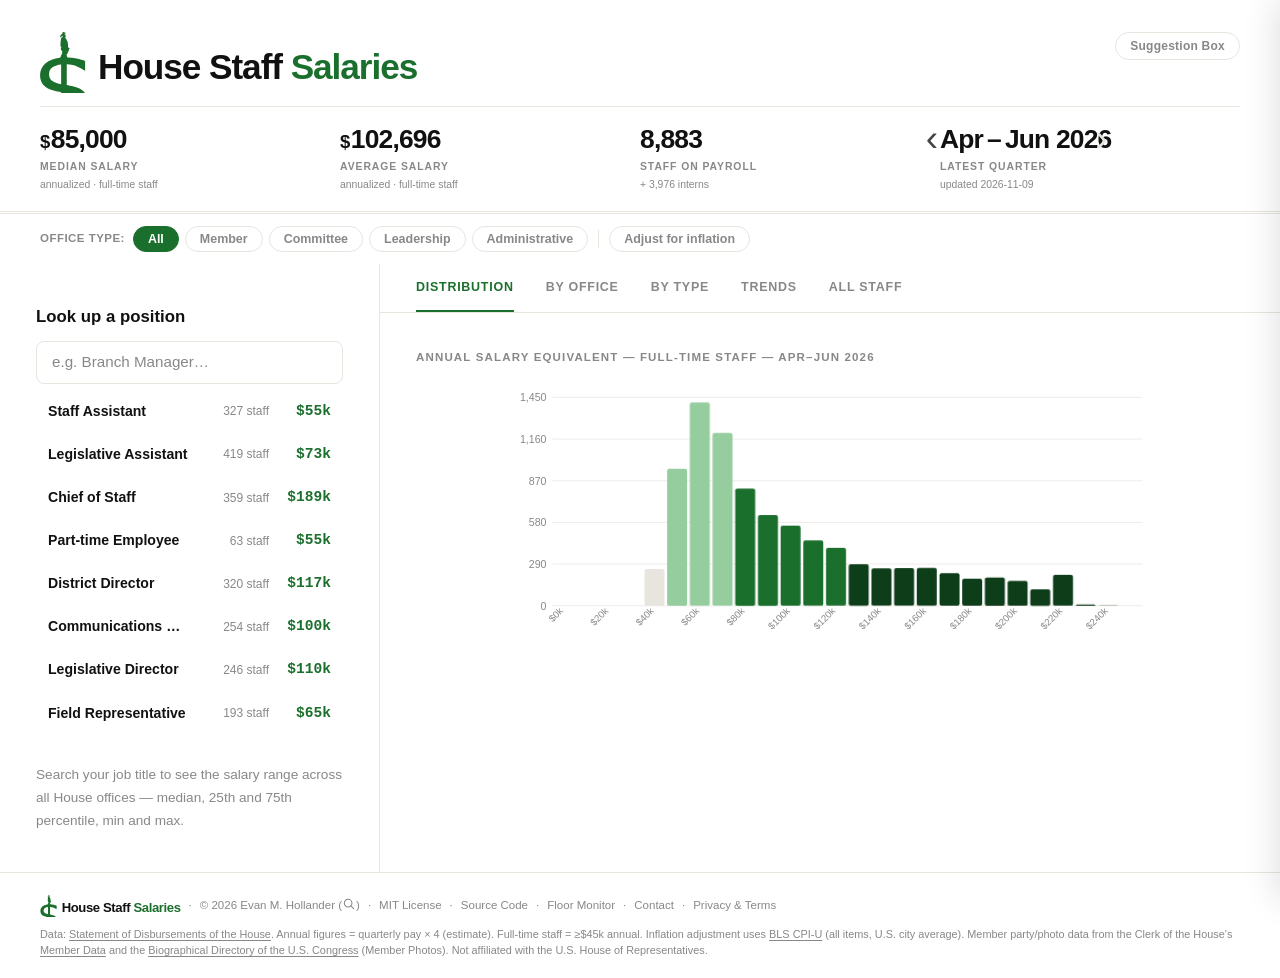
<file: index.html>
<!DOCTYPE html>
<html lang="en">
<head>
  <meta charset="UTF-8" />
  <meta name="viewport" content="width=device-width, initial-scale=1.0" />
  <title>House Staff Salaries</title>
  <meta name="description" content="Salary data for U.S. House of Representatives staff." />
  <meta property="og:type" content="website" />
  <meta property="og:title" content="House Staff Salaries" />
  <meta property="og:description" content="Salary data for U.S. House of Representatives staff." />
  <meta property="og:url" content="https://house-salaries.evanhollander.org/" />
  <meta property="og:image" content="https://house-salaries.evanhollander.org/social.png?v=20260715ag" />
  <meta name="twitter:card" content="summary_large_image" />
  <meta name="twitter:title" content="House Staff Salaries" />
  <meta name="twitter:description" content="Salary data for U.S. House of Representatives staff." />
  <meta name="twitter:image" content="https://house-salaries.evanhollander.org/social.png?v=20260715ag" />
  <link rel="icon" href="favicon.ico?v=20260715ag" sizes="any" />
  <link rel="icon" type="image/svg+xml" href="favicon.svg?v=20260715ag" />
  <link rel="apple-touch-icon" href="favicon.png?v=20260715ag" />
  <link rel="stylesheet" href="styles.css?v=20261018f" />
</head>
<body>


<div id="loading" class="loading-screen"><div class="loading-wordmark">House Staff Salaries</div><div class="loading-bar"><div class="loading-fill"></div></div></div>

<div id="app" style="display:none">

  <div class="hero">
    <div class="hero-top">
      <h1 class="hero-title wordmark"><span class="logo-mark" aria-hidden="true"><img class="logo-mark-img" src="logo-mark.svg?v=20260715ag" alt="" draggable="false" /></span>House Staff <span class="wordmark-accent">Salaries</span></h1>
      <button id="suggest-fab" aria-label="Open suggestion box">Suggestion Box</button>
    </div>
    <div class="hero-stats">
      <div class="hero-stat">
        <div class="hero-stat-num"><span class="prefix">$</span><span id="stat-median">—</span></div>
        <div class="hero-stat-label">Median salary</div>
        <div class="hero-stat-sub">annualized · full-time staff</div>
      </div>
      <div class="hero-stat">
        <div class="hero-stat-num"><span class="prefix">$</span><span id="stat-mean">—</span></div>
        <div class="hero-stat-label">Average salary</div>
        <div class="hero-stat-sub">annualized · full-time staff</div>
      </div>
      <div class="hero-stat">
        <div class="hero-stat-num" id="stat-count">—</div>
        <div class="hero-stat-label">Staff on payroll</div>
        <div class="hero-stat-sub" id="stat-intern-note">—</div>
      </div>
      <div class="hero-stat">
        <div class="hero-stat-num quarter-nav">
          <button class="qnav-btn" id="qnav-prev" aria-label="Previous quarter">&#8249;</button>
          <span id="stat-quarter">—</span>
          <button class="qnav-btn" id="qnav-next" aria-label="Next quarter">&#8250;</button>
        </div>
        <div class="hero-stat-label" id="stat-quarter-label">Latest quarter</div>
        <div class="hero-stat-sub">updated <span id="stat-updated">—</span></div>
      </div>
    </div>
    <div id="q4-notice" style="display:none" class="q4-notice"></div>
  </div>

  <div id="type-filter-sentinel" style="height:1px"></div>
  <div class="type-filter-row" id="type-filter-row">
    <span class="type-filter-label">Office type:</span>
    <button class="type-filter-btn active" data-type="">All</button>
    <button class="type-filter-btn" data-type="member">Member</button>
    <button class="type-filter-btn" data-type="committee">Committee</button>
    <button class="type-filter-btn" data-type="leadership">Leadership</button>
    <button class="type-filter-btn" data-type="administrative">Administrative</button>
    <span class="party-filter-inline" id="party-filter-inline">
      <button class="party-filter-btn party-filter-all active" data-party="" aria-label="All parties">All</button>
      <button class="party-filter-btn party-filter-d" data-party="D" aria-label="Democrat">D</button>
      <button class="party-filter-btn party-filter-r" data-party="R" aria-label="Republican">R</button>
      <button class="party-filter-btn party-filter-i" data-party="I" id="party-filter-i-btn" aria-label="Independent">I</button>
    </span>
    <span class="filter-row-divider" aria-hidden="true"></span>
    <button class="type-filter-btn" id="inflation-toggle" type="button" aria-pressed="false">Adjust for inflation</button>
    <span class="inflation-note" id="inflation-note"></span>
  </div>

  <div class="body-grid">

    <!-- Left: position lookup -->
    <div class="lookup">
      <div>
        <div class="lookup-heading">Look up a position</div>
        <div id="pos-type-note" class="trend-q-note" style="display:none;margin-bottom:10px">Position stats by office type are only available for the latest quarter — showing all types.</div>
        <div class="pos-input-wrap">
          <input type="search" id="pos-search" class="pos-input" placeholder="" autocomplete="off" />
          <span class="pos-placeholder" id="pos-placeholder" aria-hidden="true">e.g.&nbsp;<span id="pos-placeholder-word">Legislative Assistant…</span></span>
        </div>
        <div id="pos-results" class="pos-results"></div>
      </div>

      <p id="lookup-hint" class="lookup-hint">
        Search your job title to see the salary range across all House offices — median, 25th and 75th percentile, min and max.
      </p>
    </div>

    <!-- Right: tabs -->
    <div class="right-panel">
      <div class="tab-nav">
        <button class="tab-btn active" data-tab="dist">Distribution</button>
        <button class="tab-btn" data-tab="type">By Office</button>
        <button class="tab-btn" data-tab="typebars">By Type</button>
        <button class="tab-btn" data-tab="trend">Trends</button>
        <button class="tab-btn" data-tab="table">All staff</button>
      </div>

      <div class="tab-pane active" id="tab-dist">
        <div class="pane-label" id="dist-pane-label">Annual salary equivalent — full-time staff — latest quarter</div>
        <div id="dist-type-note" class="trend-q-note" style="display:none;margin-bottom:10px">Distribution by office type is only available for the latest quarter — showing all types.</div>
        <div class="chart-wrap"><div id="chart-dist" class="chart-svg-wrap"></div></div>
      </div>

      <div class="tab-pane" id="tab-type">
        <div class="office-toolbar">
          <input type="search" id="office-search" class="t-input" placeholder="Search offices…" style="max-width:280px" />
          <select id="office-sort" class="t-select">
            <option value="max">Sort by highest pay</option>
            <option value="median">Sort by median pay</option>
            <option value="mean">Sort by average pay</option>
            <option value="total">Sort by total payroll</option>
            <option value="count">Sort by staff count</option>
            <option value="tenure">Sort by staff tenure</option>
            <option value="name">Sort alphabetically</option>
          </select>
        </div>
        <div id="office-list"></div>
      </div>

      <div class="tab-pane" id="tab-typebars">
        <div class="pane-label">Median pay + 25th–75th percentile range by office type</div>
        <div class="type-bars" id="type-bars"></div>
      </div>

      <div class="tab-pane" id="tab-trend">
        <div class="trend-mode-row">
          <button class="trend-mode active" data-mode="overall">Overall</button>
          <button class="trend-mode" data-mode="type">By office type</button>
        </div>

        <!-- Metric controls (Overall + By office type both use these) -->
        <div id="trend-overall-ctrl" class="trend-pills">
          <button class="pill active" data-metric="median">Median</button>
          <button class="pill" data-metric="mean">Average</button>
          <button class="pill" data-metric="p75">75th pct.</button>
          <button class="pill" data-metric="p25">25th pct.</button>
        </div>

        <!-- Quarter filter (shared across modes) -->
        <div class="trend-q-row">
          <span class="trend-q-label">Compare:</span>
          <button class="trend-q active" data-q="0">All quarters</button>
          <button class="trend-q" data-q="1">Q1 Jan–Mar</button>
          <button class="trend-q" data-q="2">Q2 Apr–Jun</button>
          <button class="trend-q" data-q="3">Q3 Jul–Sep</button>
          <button class="trend-q" data-q="4">Q4 Oct–Dec</button>
        </div>
        <div id="trend-q-note" class="trend-q-note">Q4 (Oct–Dec) often includes year-end bonuses and lump-sum payments that inflate salaries. Comparing Q1–Q3 across years gives a cleaner picture.</div>

        <div class="chart-wrap tall"><div id="chart-trend" class="chart-svg-wrap"></div></div>

        <div class="emp-detail-section" style="margin-top:20px">Salary by tenure · latest quarter</div>
        <div class="chart-wrap" id="chart-tenure-wrap"><div id="chart-tenure" class="chart-svg-wrap"></div></div>
      </div>

      <div class="tab-pane" id="tab-table">
        <div id="table-quarter-note" class="trend-q-note" style="display:none;margin-bottom:10px">Historical records are missing some staff. Titles and offices always reflect the most current versions.</div>
        <div id="table-content">
          <div class="table-bar">
            <input type="search" id="emp-search" class="t-input" placeholder="Name, office, or title…" />
            <select id="emp-type" class="t-select">
              <option value="staff">Staff only</option>
              <option value="all">Include interns</option>
              <option value="intern">Interns only</option>
            </select>
          </div>
          <div id="person-missing" class="person-missing" style="display:none"></div>
          <div class="table-wrap">
            <table>
              <thead>
                <tr>
                  <th data-sort="name">Name <span class="sort-icon">↕</span></th>
                  <th>Office</th>
                  <th>Title</th>
                  <th>Type</th>
                  <th data-sort="annual_equiv" class="sorted">Annual est. <span class="sort-icon">↓</span></th>
                  <th class="th-chevron"></th>
                </tr>
              </thead>
              <tbody id="emp-tbody"></tbody>
            </table>
          </div>
          <div class="table-footer">
            <span id="table-info"></span>
            <div id="pagination" class="pagination"></div>
          </div>
        </div>
      </div>

      <div class="tab-pane" id="tab-position">
        <div id="position-view"></div>
      </div>
    </div>

  </div>

  <footer class="site-footer">
    <div class="site-footer-primary">
      <span class="site-footer-brand wordmark"><span class="logo-mark" aria-hidden="true"><img class="logo-mark-img" src="logo-mark.svg?v=20260715ag" alt="" draggable="false" /></span>House Staff <span class="wordmark-accent">Salaries</span></span>
      <span class="site-footer-sep">&middot;</span>
      <span class="site-footer-copy">&copy; <span id="footer-year"></span> Evan M. Hollander <span class="footer-profile-wrap">(<a class="footer-profile-link" href="https://house-salaries.evanhollander.org/#person=Evan%20M.%20Hollander%7CHON.%20JOHN%20B.%20LARSON" aria-label="View Evan's entry in the database"><svg class="footer-profile-icon" viewBox="0 0 24 24" width="14" height="14" fill="none" stroke="currentColor" stroke-width="1.8" stroke-linecap="round" stroke-linejoin="round" aria-hidden="true"><circle cx="10.5" cy="10.5" r="6.5"/><path d="M20 20l-4.8-4.8"/></svg></a>)</span></span>
      <span class="site-footer-sep">&middot;</span>
      <a class="site-footer-link" href="https://opensource.org/licenses/MIT" target="_blank" rel="noopener license">MIT License</a>
      <span class="site-footer-sep">&middot;</span>
      <a class="site-footer-link" href="https://github.com/buckler-rougher/house-salaries.evanhollander.org" target="_blank" rel="noopener">Source Code</a>
      <span class="site-footer-sep">&middot;</span>
      <a class="site-footer-link" href="https://house-floor.evanhollander.org" target="_blank" rel="noopener">Floor Monitor</a>
      <span class="site-footer-sep">&middot;</span>
      <a class="site-footer-link" href="https://contact.evanhollander.org/?subject=House Staff Salaries" target="_blank" rel="noopener">Contact</a>
      <span class="site-footer-sep">&middot;</span>
      <a class="site-footer-link" href="/legal.html">Privacy &amp; Terms</a>
    </div>
    <div class="site-footer-secondary">
      Data: <a href="https://www.house.gov/the-house-explained/open-government/statement-of-disbursements" target="_blank" rel="noopener">Statement of Disbursements of the House</a>. Annual figures = quarterly pay &times; 4 (estimate). Full-time staff = &ge;$45k annual. <span class="footer-note">Inflation adjustment uses <a href="https://www.bls.gov/data/#inflation" target="_blank" rel="noopener">BLS CPI-U</a> (all items, U.S. city average).</span> Member party/photo data from the Clerk of the House's <a href="https://clerk.house.gov/Members" target="_blank" rel="noopener">Member Data</a> and the <a href="https://bioguide.congress.gov" target="_blank" rel="noopener">Biographical Directory of the U.S. Congress</a> (Member Photos). Not affiliated with the U.S. House of Representatives.
    </div>
  </footer>

</div>

<!-- Suggestion drawer -->
<div id="suggest-overlay" class="suggest-overlay" style="display:none"></div>
<div id="suggest-drawer" class="suggest-drawer" aria-hidden="true" role="dialog" aria-label="Suggestion box">
  <div class="suggest-drawer-header">
    <span class="suggest-drawer-title">Suggestion Box</span>
    <button class="suggest-drawer-close" id="suggest-close" aria-label="Close">&times;</button>
  </div>
  <form id="suggest-form" class="suggest-form" novalidate>
    <input type="text" name="website" class="suggest-hp" tabindex="-1" autocomplete="off" aria-hidden="true" />
    <input type="hidden" name="ref" value="house-salaries" />
    <input type="hidden" name="subject" value="House Salaries — Suggestion" />
    <input type="hidden" name="name" value="Anonymous" />
    <label class="suggest-label" for="suggest-message">Message <span class="suggest-req">*</span></label>
    <textarea id="suggest-message" name="message" class="suggest-textarea" rows="5" placeholder="Ideas, corrections, data questions…" required></textarea>
    <label class="suggest-label" for="suggest-email">Email <span class="suggest-opt">(optional, for follow-up)</span></label>
    <input type="email" id="suggest-email" name="email" class="suggest-input" placeholder="you@example.com" autocomplete="email" />
    <div id="suggest-error" class="suggest-error" style="display:none"></div>
    <p class="suggest-consent">By submitting, you agree to the <a href="javascript:void(0)" id="suggest-privacy-link" class="suggest-privacy-link">use of your data</a>.</p>
    <button type="submit" class="suggest-submit" id="suggest-submit">Send</button>
  </form>
  <div id="suggest-success" class="suggest-success" style="display:none">
    <div class="suggest-success-icon">✓</div>
    <div class="suggest-success-msg">Thanks — got it!</div>
  </div>
</div>

<!-- Data & privacy modal -->
<div id="suggest-data-modal" class="suggest-data-modal" style="display:none" role="dialog" aria-modal="true" aria-labelledby="suggest-data-modal-title">
  <div class="suggest-data-backdrop" id="suggest-data-backdrop"></div>
  <div class="suggest-data-box">
    <button class="suggest-data-close" id="suggest-data-close" aria-label="Close">&times;</button>
    <h2 id="suggest-data-modal-title" class="suggest-data-title">Data &amp; Privacy</h2>
    <p class="suggest-data-p">When you submit a suggestion, the following is collected and sent to me by email:</p>
    <ul class="suggest-data-list">
      <li>Your message</li>
      <li>Your email address, if provided</li>
      <li>Your IP address and the time of submission</li>
    </ul>
    <p class="suggest-data-p">This information is used solely to read and respond to your suggestion. It is not stored in a database, not shared with third parties, and not used for marketing.</p>
    <p class="suggest-data-p">For more, see the <a href="/legal.html#privacy" target="_blank" rel="noopener">full Privacy Policy</a>.</p>
  </div>
</div>

<script src="app.js?v=20261018f"></script>
</body>
</html>
</file>
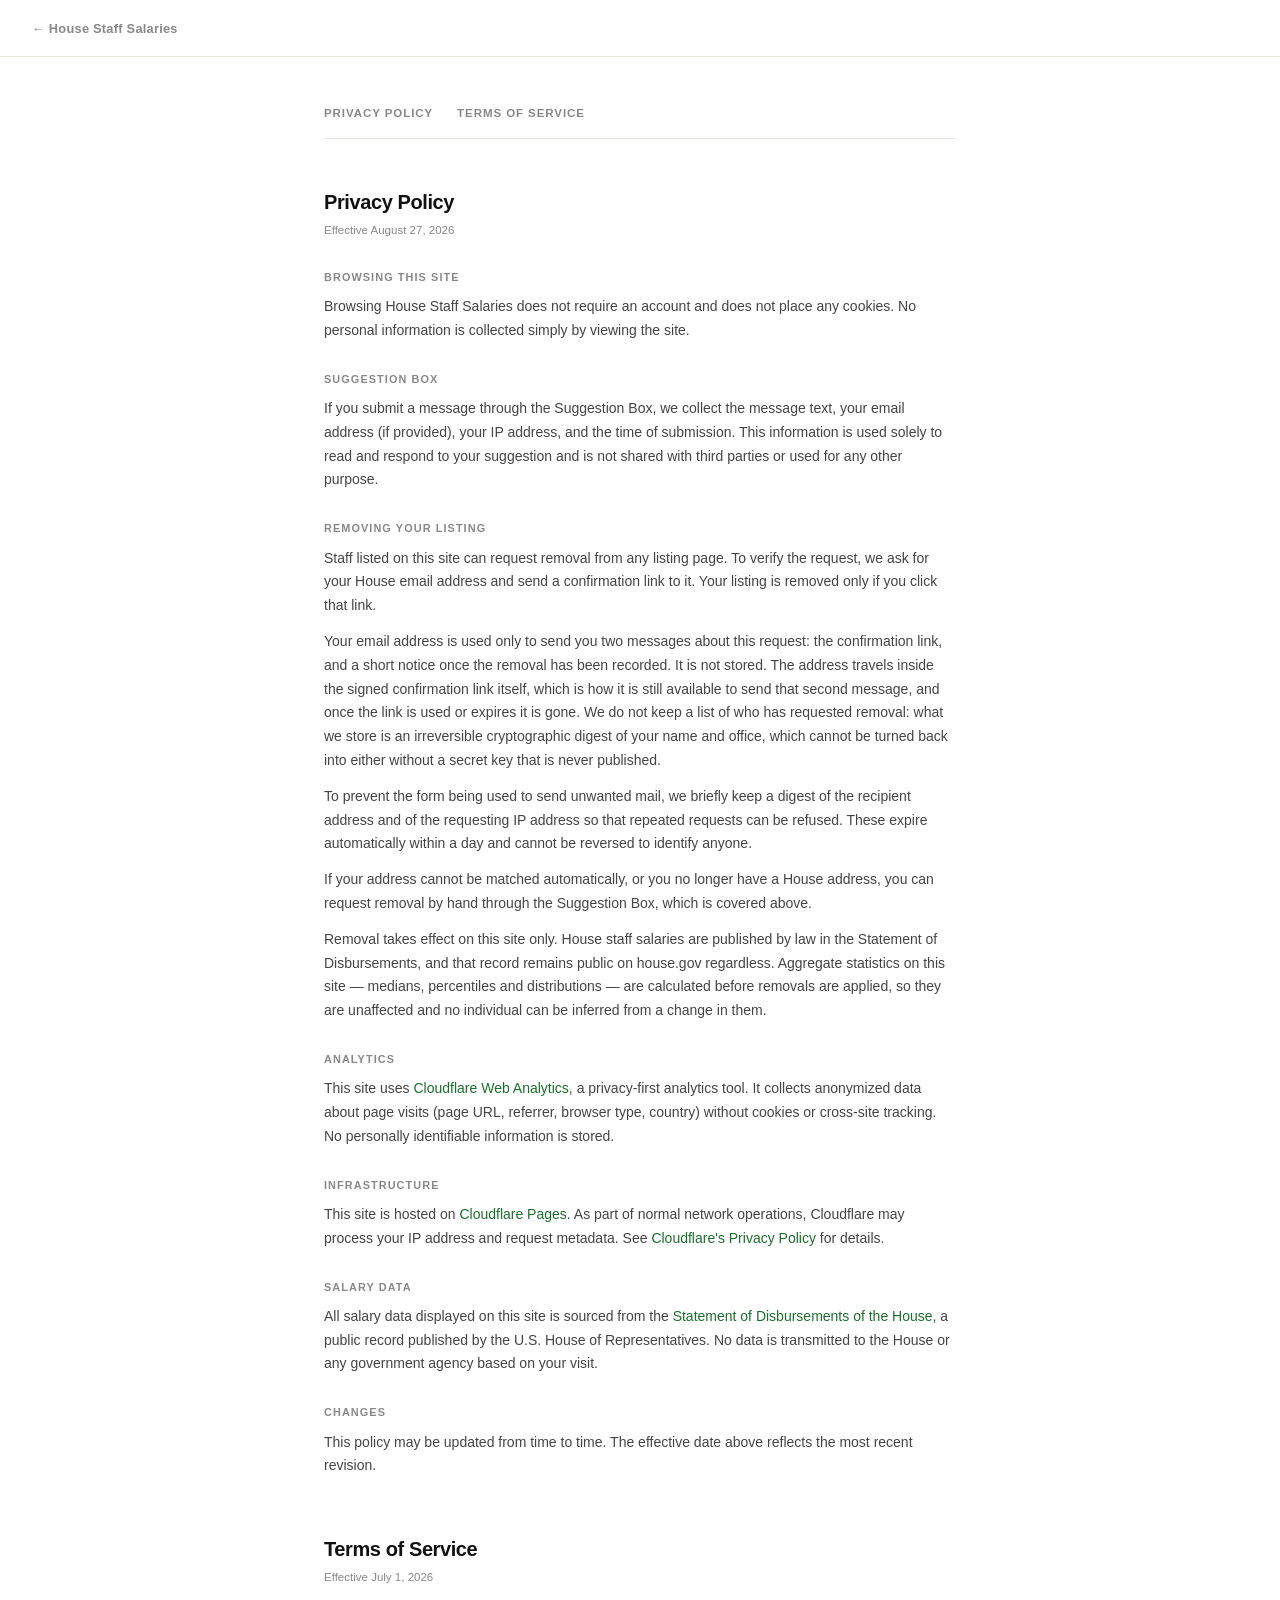
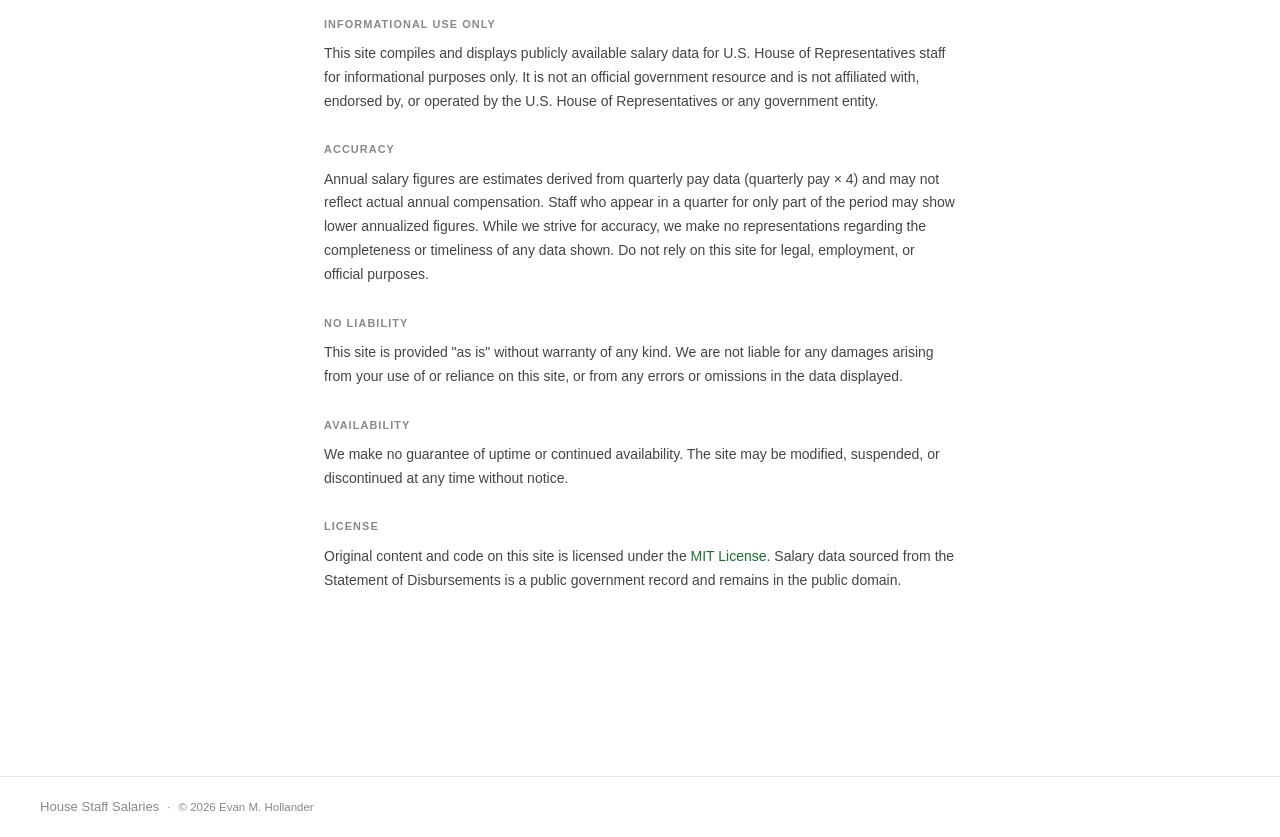
<file: legal.html>
<!DOCTYPE html>
<html lang="en">
<head>
  <meta charset="UTF-8" />
  <meta name="viewport" content="width=device-width, initial-scale=1.0" />
  <title>Legal — House Staff Salaries</title>
  <meta name="robots" content="noindex" />
  <link rel="icon" href="favicon.ico" sizes="any" />
  <link rel="icon" type="image/svg+xml" href="favicon.svg" />
  <link rel="apple-touch-icon" href="favicon.png" />
  <link rel="stylesheet" href="styles.css?v=20261018f" />
  <style>
    .legal-header {
      border-bottom: 1px solid var(--line);
      padding: 16px 32px;
    }
    .legal-header a {
      font-size: .8rem; font-weight: 600; color: var(--ink3);
      text-decoration: none; letter-spacing: .02em;
    }
    .legal-header a:hover { color: var(--ink); }
    .legal-content {
      max-width: 680px;
      margin: 48px auto;
      padding: 0 24px 80px;
    }
    .legal-nav {
      display: flex; gap: 24px;
      margin-bottom: 48px;
      border-bottom: 1px solid var(--line);
      padding-bottom: 16px;
    }
    .legal-nav a {
      font-size: .72rem; font-weight: 700; color: var(--ink3);
      text-decoration: none; letter-spacing: .08em; text-transform: uppercase;
    }
    .legal-nav a:hover { color: var(--ink); }
    .legal-section { margin-bottom: 56px; }
    .legal-section h1 {
      font-size: 1.25rem; font-weight: 800; color: var(--ink);
      margin-bottom: 4px; letter-spacing: -.02em;
    }
    .legal-section .effective {
      font-size: .72rem; color: var(--ink3); margin-bottom: 28px;
    }
    .legal-section h2 {
      font-size: .68rem; font-weight: 700; color: var(--ink3);
      text-transform: uppercase; letter-spacing: .1em;
      margin: 28px 0 10px;
    }
    .legal-section p {
      font-size: .875rem; color: var(--ink2); line-height: 1.7;
      margin-bottom: 12px;
    }
    .legal-section a { color: var(--accent); text-decoration: none; }
    .legal-section a:hover { text-decoration: underline; }
  </style>
</head>
<body>

<header class="legal-header">
  <a href="/">&larr; House Staff Salaries</a>
</header>

<div class="legal-content">
  <nav class="legal-nav">
    <a href="#privacy">Privacy Policy</a>
    <a href="#terms">Terms of Service</a>
  </nav>

  <!-- Privacy Policy -->
  <section class="legal-section" id="privacy">
    <h1>Privacy Policy</h1>
    <p class="effective">Effective August 27, 2026</p>

    <h2>Browsing this site</h2>
    <p>Browsing House Staff Salaries does not require an account and does not place any cookies. No personal information is collected simply by viewing the site.</p>

    <h2>Suggestion box</h2>
    <p>If you submit a message through the Suggestion Box, we collect the message text, your email address (if provided), your IP address, and the time of submission. This information is used solely to read and respond to your suggestion and is not shared with third parties or used for any other purpose.</p>

    <h2>Removing your listing</h2>
    <p>Staff listed on this site can request removal from any listing page. To verify the request, we ask for your House email address and send a confirmation link to it. Your listing is removed only if you click that link.</p>
    <p>Your email address is used only to send you two messages about this request: the confirmation link, and a short notice once the removal has been recorded. It is not stored. The address travels inside the signed confirmation link itself, which is how it is still available to send that second message, and once the link is used or expires it is gone. We do not keep a list of who has requested removal: what we store is an irreversible cryptographic digest of your name and office, which cannot be turned back into either without a secret key that is never published.</p>
    <p>To prevent the form being used to send unwanted mail, we briefly keep a digest of the recipient address and of the requesting IP address so that repeated requests can be refused. These expire automatically within a day and cannot be reversed to identify anyone.</p>
    <p>If your address cannot be matched automatically, or you no longer have a House address, you can request removal by hand through the Suggestion Box, which is covered above.</p>
    <p>Removal takes effect on this site only. House staff salaries are published by law in the Statement of Disbursements, and that record remains public on house.gov regardless. Aggregate statistics on this site — medians, percentiles and distributions — are calculated before removals are applied, so they are unaffected and no individual can be inferred from a change in them.</p>

    <h2>Analytics</h2>
    <p>This site uses <a href="https://www.cloudflare.com/web-analytics/" target="_blank" rel="noopener">Cloudflare Web Analytics</a>, a privacy-first analytics tool. It collects anonymized data about page visits (page URL, referrer, browser type, country) without cookies or cross-site tracking. No personally identifiable information is stored.</p>

    <h2>Infrastructure</h2>
    <p>This site is hosted on <a href="https://www.cloudflare.com" target="_blank" rel="noopener">Cloudflare Pages</a>. As part of normal network operations, Cloudflare may process your IP address and request metadata. See <a href="https://www.cloudflare.com/privacypolicy/" target="_blank" rel="noopener">Cloudflare's Privacy Policy</a> for details.</p>

    <h2>Salary data</h2>
    <p>All salary data displayed on this site is sourced from the <a href="https://www.house.gov/the-house-explained/open-government/statement-of-disbursements" target="_blank" rel="noopener">Statement of Disbursements of the House</a>, a public record published by the U.S. House of Representatives. No data is transmitted to the House or any government agency based on your visit.</p>

    <h2>Changes</h2>
    <p>This policy may be updated from time to time. The effective date above reflects the most recent revision.</p>
  </section>

  <!-- Terms of Service -->
  <section class="legal-section" id="terms">
    <h1>Terms of Service</h1>
    <p class="effective">Effective July 1, 2026</p>

    <h2>Informational use only</h2>
    <p>This site compiles and displays publicly available salary data for U.S. House of Representatives staff for informational purposes only. It is not an official government resource and is not affiliated with, endorsed by, or operated by the U.S. House of Representatives or any government entity.</p>

    <h2>Accuracy</h2>
    <p>Annual salary figures are estimates derived from quarterly pay data (quarterly pay × 4) and may not reflect actual annual compensation. Staff who appear in a quarter for only part of the period may show lower annualized figures. While we strive for accuracy, we make no representations regarding the completeness or timeliness of any data shown. Do not rely on this site for legal, employment, or official purposes.</p>

    <h2>No liability</h2>
    <p>This site is provided "as is" without warranty of any kind. We are not liable for any damages arising from your use of or reliance on this site, or from any errors or omissions in the data displayed.</p>

    <h2>Availability</h2>
    <p>We make no guarantee of uptime or continued availability. The site may be modified, suspended, or discontinued at any time without notice.</p>

    <h2>License</h2>
    <p>Original content and code on this site is licensed under the <a href="https://opensource.org/licenses/MIT" target="_blank" rel="noopener license">MIT License</a>. Salary data sourced from the Statement of Disbursements is a public government record and remains in the public domain.</p>
  </section>
</div>

<footer class="site-footer">
  <div class="site-footer-primary">
    <span class="site-footer-brand">House Staff Salaries</span>
    <span class="site-footer-sep">&middot;</span>
    <span class="site-footer-copy">&copy; <span id="footer-year"></span> Evan M. Hollander</span>
  </div>
</footer>
<script>document.getElementById('footer-year').textContent = new Date().getFullYear();</script>

</body>
</html>
</file>
<file: styles.css>
@font-face {
  font-family: "EMH Grotesk";
  src: url('https://cdn.evanhollander.org/fonts/EMHGrotesk.woff2') format('woff2-variations'),
       url('https://cdn.evanhollander.org/fonts/EMHGrotesk.woff2') format('woff2');
  font-weight: 100 900;
  font-style: normal;
  font-display: swap;
}

@font-face {
  font-family: "EMH Mono";
  src: url('https://cdn.evanhollander.org/fonts/EMHMono.woff2') format('woff2-variations'),
       url('https://cdn.evanhollander.org/fonts/EMHMono.woff2') format('woff2');
  font-weight: 300 700;
  font-style: normal;
  font-display: swap;
}

*, *::before, *::after { box-sizing: border-box; margin: 0; padding: 0; }
button, input, select, textarea { font-family: inherit; font-size: inherit; }

:root {
  /* A wash of the accent, not a slab of it. Mixed from --accent itself so it
     cannot drift from the brand green. */
  --selection: color-mix(in srgb, var(--accent) 25%, transparent);

  --font-sans: "EMH Grotesk", -apple-system, BlinkMacSystemFont, sans-serif;
  --font-mono: "EMH Mono", ui-monospace, SFMono-Regular, Menlo, monospace;

  --bg:     #ffffff;
  --bg2:    #f7f6f3;
  --bg3:    #eeece8;
  --line:   #e8e5df;
  --ink:    #111111;
  --ink2:   #444444;
  --ink3:   #888888;
  --accent: #1b6f2c;      /* green — nonpartisan, reads as money */
  --accent2: #e8f3e9;
  --text:   #111111;
}

html { font-size: 16px; }
body {
  font-family: var(--font-sans);
  background: var(--bg);
  color: var(--text);
  line-height: 1.5;
  font-variant-numeric: tabular-nums;
}

/* ── Selection ────────────────────────────────────────────────────────────
   Chrome is not content. Dragging across the hero, a filter bar, or a button
   only ever leaves half the page highlighted, so selection is off by default
   and the data opt back in: names, offices, titles, and every figure, which
   are the things people actually copy out of this site.

   user-select inherits, so each rule below covers its whole subtree and no
   specificity contest arises. Both the prefixed and unprefixed properties are
   set because Safari only dropped the prefix in 17.

   Form fields are listed explicitly: inheriting none from an ancestor stops
   selection inside an <input> in Safari, which would break the salary what-if
   field and both search boxes. */
body { -webkit-user-select: none; user-select: none; }

.td-name, .td-office, .td-title,
.person-link, .office-link, .title-link,
.emp-comp-title-link, .ed-comp-result-title,
.emp-detail-name, .emp-detail-meta, .emp-detail-comp-who,
.office-name-text, .office-count, .office-range,
.office-detail-member-name, .office-detail-member-meta,
.office-detail-val, .office-total-payroll,
.office-staff-name, .office-staff-title, .office-staff-amt,
.range-card-title, .range-card-count, .range-trio-val,
.range-bar-label-val, .range-min-max-val,
.range-staff-name, .range-staff-office, .range-staff-amt,
.pos-row-name, .pos-row-count, .pos-row-median,
.type-val, .ed-tenure-val, .type-label-sub,
#table-info, .site-footer,
.hero-stat-num:not(.quarter-nav),
.money,
/* legal.html shares this stylesheet, and a privacy policy nobody can copy
   is not a privacy policy. */
.legal-content {
  -webkit-user-select: text; user-select: text;
}

/* A search field should not highlight when someone drags across the page,
   but its own text has to stay selectable once they are actually in it.
   Clicking an input focuses it before any drag begins, so keying the rule
   to :focus gives both. */
input, textarea { -webkit-user-select: none; user-select: none; }
input:focus, textarea:focus { -webkit-user-select: text; user-select: text; }

/* Chips and glyphs sit inside those selectable cells but are not part of the
   value. Excluding them keeps a copied salary as the amount alone, without
   the over-cap warning, the edit pencil, or a row chevron riding along. */
.badge, .party-badge, .cap-warn, .ed-salary-pencil,
.emp-row-chevron, .office-chevron, .sort-icon,
.wordmark, .site-footer-sep, .footer-profile-wrap, img {
  -webkit-user-select: none; user-select: none;
}

/* Chart furniture is chrome: axis ticks, series labels, and the value above
   a bar all describe the drawing rather than being data to lift out of it.
   The .money ticks need the extra specificity to lose to this.
   The slope annotation is the exception. "+$1.4k / yr trend" is a finding,
   and it reads as one only with its unit, so the whole string selects. */
svg text, svg tspan, svg text.money, svg tspan.money {
  -webkit-user-select: none; user-select: none;
}
svg text.chart-annot, svg text.chart-annot tspan {
  -webkit-user-select: text; user-select: text;
}

/* background-color, not the background shorthand: ::selection only honours a
   short list of properties, and the shorthand is not on it, so engines are
   free to drop it and paint their own highlight instead. That is what made
   the first attempt come out a colour that was not the accent at all.
   No colour override either. A translucent wash lets each thing underneath
   keep its own ink, the way a native highlight does. */
::selection { background-color: var(--selection); }
::-moz-selection { background-color: var(--selection); }

/* ── Loading screen ── */
.loading-screen {
  position: fixed; inset: 0;
  display: flex; flex-direction: column; align-items: center; justify-content: center;
  background: var(--bg); gap: 24px;
}
.loading-wordmark {
  font-size: .75rem; font-weight: 700; letter-spacing: .12em; text-transform: uppercase;
  color: var(--ink3);
}
.loading-bar {
  width: 120px; height: 2px; background: var(--line); border-radius: 2px; overflow: hidden;
}
.loading-fill {
  height: 100%; width: 40%; background: var(--accent); border-radius: 2px;
  animation: loadSlide 1s ease-in-out infinite;
}
@keyframes loadSlide {
  0%   { transform: translateX(-100%); }
  100% { transform: translateX(350%); }
}

/* ── Quarter nav ── */
.quarter-nav { position: relative; display: flex; align-items: center; gap: 6px; }
.qnav-btn {
  background: none; border: none; padding: 0 2px; cursor: pointer;
  font-size: 1.4em; line-height: 1; color: var(--ink2);
  transition: color .12s;
}
.qnav-btn:hover:not(:disabled) { color: var(--accent); }
.qnav-btn:disabled { color: var(--line); cursor: default; }
/* Pin prev out of flow to the left; give the quarter text a fixed width so
   next sits at a stable position regardless of which month names are showing
   (otherwise it could shift out from under a click mid-interaction). */
#qnav-prev { position: absolute; right: 100%; margin-right: 0; }
#stat-quarter { display: inline-block; width: 9.5ch; }
#qnav-next { margin-left: 8px; }
.quarter-text-sep { padding: 0 .15em; }


/* ── Hero ── */
.hero {
  padding: 28px 40px 0;
  border-bottom: 1px solid var(--line);
}
.hero-title {
  font-size: clamp(1.6rem, 3vw, 2.2rem);
  font-weight: 800;
  letter-spacing: -.03em;
  color: var(--ink);
  margin-bottom: 12px;
}
/* The wordmark, worn at two sizes: full in the header, shrunk into the
   footer. Only the type scale differs. .logo-mark and .logo-mark-img are
   measured entirely in em, so the mark follows the type down on its own and
   needs no second set of numbers. */
.wordmark { font-weight: 800; letter-spacing: -.03em; color: var(--ink); }
.wordmark .wordmark-accent { color: var(--accent); }

/* Logo mark: logo-mark.svg is favicon.svg with its viewBox extended way
   down (0 0 210 400 instead of 0 0 210 210) so the image itself contains
   more "$" than we ever show at rest — a hidden reservoir below the final
   crop line. The image is sized taller than its container (which clips
   the overflow), so at rest we only see the top portion; the container
   is the fixed "window" and a tiny top margin on the image is reserved as
   overshoot headroom, not part of the artwork.
   On load the image slides up from fully below the window (like a card
   emerging from a slit in a sheet of paper). The bounce overshoots
   upward past its resting spot, which pulls MORE of the reservoir into
   view at the bottom of the window for a moment, then settles back down
   to the final (smaller) crop — never touching the top margin enough to
   clip the statue.
   Kept inline (not flex) so "House Staff Salaries" still wraps normally
   as text on narrow screens instead of breaking apart into flex items. */
.logo-mark {
  display: inline-block;
  width: 1.3em;
  height: 1.85em;
  overflow: hidden;
  position: relative;
  vertical-align: -0.4em;
  margin-right: .35em;
}
.logo-mark-img {
  /* The mark is chrome, not a picture to take away. draggable="false" on the
     element covers every browser; -webkit-user-drag is the matching CSS for
     WebKit, which honours it independently of the attribute. */
  -webkit-user-drag: none;
  position: absolute;
  width: 1.34em;
  height: 2.476em;
  left: -0.02em;
  top: 0.12em;
  animation: logoRevealUp 620ms linear 150ms both;
}
/* Every keyframe carries its own timing-function (the curve for the
   segment FROM that keyframe TO the next). A single shared easing
   applied to the whole animation makes each leg of the bounce move at
   the same rhythm, which is what reads as a cheap slide-in — real
   springs snap up fast then decay through shrinking, slowing wobbles. */
@keyframes logoRevealUp {
  0%   { transform: translateY(2.2em); animation-timing-function: cubic-bezier(.16, 1, .3, 1); }
  58%  { transform: translateY(-0.1em); animation-timing-function: cubic-bezier(.4, 0, .6, 1); }
  76%  { transform: translateY(0.035em); animation-timing-function: cubic-bezier(.4, 0, .6, 1); }
  90%  { transform: translateY(-0.012em); animation-timing-function: cubic-bezier(.4, 0, .6, 1); }
  100% { transform: translateY(0); }
}
@media (prefers-reduced-motion: reduce) {
  .logo-mark-img { animation: none; transform: translateY(0); }
}
.hero-stats {
  display: grid;
  grid-template-columns: repeat(4, 1fr);
  border-top: 1px solid var(--line);
}
.hero-stat {
  padding: 18px 24px 18px 0;
}
.hero-stat-num {
  font-size: 1.65rem;
  font-weight: 800;
  letter-spacing: -.03em;
  color: var(--ink);
  line-height: 1.85rem;
  height: 1.85rem;
  margin-bottom: 5px;
  white-space: nowrap;
}
.hero-stat-num .prefix { font-size: .7em; margin-right: 0.5px; letter-spacing: 0; }
.hero-stat-label { font-size: .65rem; font-weight: 700; text-transform: uppercase; letter-spacing: .09em; color: var(--ink3); }
.hero-stat-sub { font-size: .65rem; color: var(--ink3); margin-top: 2px; }

/* ── Layout ── */
.body-grid {
  display: grid;
  grid-template-columns: 380px 1fr;
  min-height: calc(100vh - 300px);
}
.body-grid > * { min-width: 0; }

/* ── Left: lookup ── */
.lookup {
  padding: 40px 36px;
  border-right: 1px solid var(--line);
  display: flex;
  flex-direction: column;
  gap: 28px;
}
.lookup-heading {
  font-size: 1.05rem;
  font-weight: 700;
  color: var(--ink);
  margin-bottom: 12px;
}
.pos-input-wrap { position: relative; }
.pos-placeholder {
  position: absolute; inset: 0;
  padding: 12px 16px;
  font-size: .95rem; color: var(--ink3);
  pointer-events: none; user-select: none;
  white-space: nowrap; overflow: hidden;
  display: flex; align-items: center; gap: 0;
}
.pos-placeholder-hidden { display: none; }
#pos-placeholder-word {
  display: inline-block;
  animation-fill-mode: both;
  animation-duration: 350ms;
  animation-timing-function: cubic-bezier(.4,0,.2,1);
}
@keyframes phOut { from { opacity:1; transform:translateY(0); } to { opacity:0; transform:translateY(8px); } }
@keyframes phIn  { from { opacity:0; transform:translateY(-8px); } to { opacity:1; transform:translateY(0); } }
.ph-out { animation-name: phOut; }
.ph-in  { animation-name: phIn; }

.pos-input {
  width: 100%;
  padding: 12px 16px;
  border: 1.5px solid var(--line);
  border-radius: 8px;
  font-size: .95rem;
  color: var(--ink);
  background: var(--bg);
  outline: none;
  transition: border-color .15s;
}
.pos-input::placeholder { color: var(--ink3); }
.pos-input:focus { border-color: var(--accent); }

.pos-results { margin-top: 6px; display: flex; flex-direction: column; }
.pos-row {
  display: grid;
  grid-template-columns: 1fr 72px 54px;
  align-items: center;
  padding: 11px 12px;
  border-radius: 6px;
  cursor: pointer;
  column-gap: 8px;
  transition: background .1s;
}
.pos-row:hover { background: var(--bg2); }
.pos-row.active { background: var(--accent2); }
.pos-row.pos-row-in { animation: staffRowIn 260ms ease-out both; }
@media (prefers-reduced-motion: reduce) { .pos-row.pos-row-in { animation: none; } }
.pos-row-name { font-size: .88rem; font-weight: 600; color: var(--ink); min-width: 0; overflow: hidden; text-overflow: ellipsis; white-space: nowrap; }
.pos-row-count { font-size: .75rem; color: var(--ink3); white-space: nowrap; text-align: right; }
.pos-row-median { font-size: .88rem; font-weight: 800; color: var(--accent); white-space: nowrap; text-align: right; }

/* ── Range card ── */
.range-card {
  background: var(--bg2);
  border-radius: 10px;
  padding: 24px 22px;
}
.range-card-title { font-size: 1.1rem; font-weight: 800; color: var(--ink); margin-bottom: 2px; }
.range-card-sub { font-size: .78rem; color: var(--ink3); margin-bottom: 22px; }

.range-bar-wrap { margin-bottom: 8px; }
.range-bar-track {
  height: 10px;
  border-radius: 5px;
  background: var(--bg3);
  position: relative;
}
.range-bar-fill {
  position: absolute;
  height: 100%;
  border-radius: 5px;
  background: var(--accent);
  opacity: .2;
}
.range-bar-needle {
  position: absolute;
  width: 3px;
  height: 20px;
  top: -5px;
  border-radius: 2px;
  background: var(--accent);
  transform: translateX(-50%);
}
.range-bar-labels {
  display: flex;
  justify-content: space-between;
  font-size: .68rem;
  color: var(--ink3);
  margin-top: 5px;
}

.range-trio {
  display: grid;
  grid-template-columns: 1fr 1fr 1fr;
  gap: 0;
  margin-top: 20px;
  border: 1px solid var(--line);
  border-radius: 8px;
  overflow: hidden;
  background: var(--line);
}
.range-trio-cell {
  background: var(--bg);
  padding: 16px 14px;
}
.range-trio-val {
  font-size: 1.3rem;
  font-weight: 800;
  color: var(--accent);
  letter-spacing: -.02em;
}
.range-trio-key {
  font-size: .65rem;
  font-weight: 700;
  letter-spacing: .1em;
  text-transform: uppercase;
  color: var(--ink3);
  margin-top: 4px;
}
.range-min-max {
  display: flex;
  justify-content: space-between;
  margin-top: 12px;
  font-size: .75rem;
  color: var(--ink3);
}

.mini-trend-wrap { margin-top: 16px; border-top: 1px solid var(--line); padding-top: 14px; }
.mini-trend-heading { font-size: .65rem; font-weight: 700; letter-spacing: .1em; text-transform: uppercase; color: var(--ink3); margin-bottom: 8px; }
.mini-ctrl-row { display: flex; gap: 8px; flex-wrap: wrap; margin-bottom: 10px; }
.mini-pills { display: flex; gap: 2px; }
.mini-pill, .mini-q {
  padding: 3px 9px;
  border-radius: 999px;
  border: 1px solid var(--line);
  background: transparent;
  font-size: .68rem;
  font-weight: 700;
  color: var(--ink3);
  cursor: pointer;
  transition: all .12s;
}
.mini-pill.active, .mini-q.active { background: var(--accent); border-color: var(--accent); color: #fff; }
.mini-pill:not(.active):hover, .mini-q:not(.active):hover { border-color: var(--ink); color: var(--ink); }
.mini-chart-wrap { position: relative; height: 234px; }
.spark-dot { transition: fill 100ms ease, r 100ms ease; }
.spark-dot.spark-dot-active { fill: var(--accent); r: 5; }

/* ── Main trend quarter filter ── */
.trend-q-row { display: flex; align-items: center; gap: 6px; margin-bottom: 10px; flex-wrap: wrap; }
.trend-q-label { font-size: .72rem; font-weight: 700; color: var(--ink3); margin-right: 2px; }
.trend-q {
  padding: 4px 12px;
  border-radius: 999px;
  border: 1.5px solid var(--line);
  background: transparent;
  font-size: .72rem;
  font-weight: 700;
  color: var(--ink3);
  cursor: pointer;
  transition: all .12s;
}
.trend-q.active { background: var(--accent); border-color: var(--accent); color: #fff; }
.trend-q:not(.active):hover { border-color: var(--ink); color: var(--ink); }
.trend-q-note { font-size: .75rem; color: #92400e; background: #fef3c7; padding: 8px 12px; border-radius: 6px; margin-bottom: 12px; line-height: 1.5; }
.q4-notice { font-size: .78rem; color: #92400e; background: #fef3c7; padding: 10px 40px; line-height: 1.5; border-top: 1px solid #fde68a; }

/* ── Global office-type filter ── */
.type-filter-row {
  display: flex; align-items: center; gap: 6px; flex-wrap: wrap; padding: 12px 40px; border-top: 1px solid var(--line);
  position: sticky; top: 0; z-index: 20; background: var(--bg);
}
.type-filter-row.is-stuck { border-bottom: 1px solid var(--line); box-shadow: 0 2px 8px rgba(0,0,0,.06); }
.type-filter-label { font-size: .72rem; font-weight: 700; color: var(--ink3); margin-right: 2px; text-transform: uppercase; letter-spacing: .04em; }
.type-filter-btn {
  position: relative; z-index: 2; /* paints over party-filter-inline's overlapping left edge */
  padding: 5px 14px;
  border-radius: 999px;
  border: 1.5px solid var(--line);
  background: transparent;
  font-size: .78rem;
  font-weight: 700;
  color: var(--ink3);
  cursor: pointer;
  transition: all .12s;
}
.type-filter-btn.active { background: var(--accent); border-color: var(--accent); color: #fff; }
.type-filter-btn:not(.active):hover { border-color: var(--ink); color: var(--ink); }
.type-filter-btn[aria-pressed="true"] { background: var(--accent); border-color: var(--accent); color: #fff; }
#inflation-toggle[aria-pressed="true"]:hover { border-color: var(--accent); color: #fff; }
.filter-row-divider { width: 1px; height: 18px; background: var(--line); margin: 0 4px; }
/* Not italic: no EMH face ships one, so this was a browser-sheared roman.
   Weight is the system's substitute for emphasis. */
.inflation-note { font-size: .72rem; color: var(--ink3); font-weight: 500; }

.range-staff-list { margin-top: 18px; border-top: 1px solid var(--line); padding-top: 14px; }
.range-staff-heading { font-size: .65rem; font-weight: 700; letter-spacing: .1em; text-transform: uppercase; color: var(--ink3); margin-bottom: 8px; }
/* Fixed-width 3rd column, not auto — auto sizes to *that row's own* amount
   text, so a shorter amount (or the "—" no-data placeholder) widened that
   row's 1fr columns relative to its neighbors and shifted the office name
   sideways, since each row is its own independent grid. */
.range-staff-row { display: grid; grid-template-columns: 1fr 1fr 90px; gap: 6px; align-items: baseline; padding: 6px 0; border-bottom: 1px solid var(--line); font-size: .78rem; }
.range-staff-row.range-staff-row-in { animation: staffRowIn 320ms ease-out both; animation-delay: calc(var(--i) * 18ms); }
@keyframes staffRowIn { from { opacity: 0; transform: translateY(4px); } to { opacity: 1; transform: translateY(0); } }
@media (prefers-reduced-motion: reduce) { .range-staff-row.range-staff-row-in { animation: none; } }
.range-staff-row:last-of-type { border-bottom: none; }
.range-staff-name { font-weight: 700; color: var(--ink); }
.range-staff-office { color: var(--ink3); font-size: .72rem; overflow: hidden; text-overflow: ellipsis; white-space: nowrap; }
.range-staff-amt { font-weight: 800; color: var(--ink); text-align: right; white-space: nowrap; }
.range-staff-more { font-size: .72rem; color: var(--ink3); padding-top: 8px; }

.lookup-hint {
  font-size: .85rem;
  color: var(--ink3);
  line-height: 1.7;
}

/* ── Right: tabs ── */
.right-panel { display: flex; flex-direction: column; }

.tab-nav {
  display: flex;
  border-bottom: 1px solid var(--line);
  padding: 0 36px;
  overflow-x: auto;
  -webkit-overflow-scrolling: touch;
  scrollbar-width: none;
}
.tab-nav::-webkit-scrollbar { display: none; }
.tab-btn {
  padding: 16px 0;
  margin-right: 32px;
  font-size: .78rem;
  font-weight: 700;
  letter-spacing: .06em;
  text-transform: uppercase;
  color: var(--ink3);
  border: none;
  border-bottom: 2px solid transparent;
  background: none;
  cursor: pointer;
  transition: color .15s, border-color .15s;
  flex-shrink: 0;
  white-space: nowrap;
}
.tab-btn.active { color: var(--accent); border-bottom-color: var(--accent); }
.tab-btn:hover:not(.active) { color: var(--ink); }

.tab-pane { display: none; padding: 36px 36px; }
.tab-pane.active { display: block; }

.pane-label {
  font-size: .72rem;
  font-weight: 700;
  letter-spacing: .1em;
  text-transform: uppercase;
  color: var(--ink3);
  margin-bottom: 16px;
}

.chart-wrap { position: relative; height: 270px; }
.chart-wrap.tall { height: 320px; }
.chart-svg-wrap { width: 100%; height: 100%; }
@keyframes barGrow { from { transform: scaleY(0); } to { transform: scaleY(1); } }
@keyframes fadeIn { from { opacity: 0; } to { opacity: 1; } }

/* ── Office type bars ── */
.type-bars { display: flex; flex-direction: column; gap: 22px; }
.type-row { display: flex; align-items: center; gap: 14px; }
.type-label {
  width: 100px;
  flex-shrink: 0;
  font-size: .82rem;
  font-weight: 700;
  color: var(--ink);
}
.type-label-sub { font-size: .7rem; font-weight: 400; color: var(--ink3); }
.type-track-wrap { flex: 1; position: relative; height: 36px; display: flex; align-items: center; }
.type-track { position: absolute; border-radius: 4px; }
.type-bg { height: 6px; background: var(--bg3); left: 0; right: 0; }
.type-iqr { height: 6px; background: var(--accent); opacity: .2; }
.type-needle { width: 2px; height: 18px; background: var(--accent); transform: translateX(-50%); }
.type-val { font-size: .85rem; font-weight: 800; color: var(--accent); width: 52px; text-align: right; }

.type-subrows {
  display: flex; flex-direction: column; gap: 10px;
  margin: -6px 0 0 8px; padding-left: 8px;
  border-left: 2px solid var(--bg3);
}
/* Label is narrowed by exactly the container's indent (8+8=16px) so the
   track-wrap (and its bar) still starts at the same x as the parent rows. */
.type-subrow .type-label { width: 84px; font-size: .74rem; font-weight: 600; color: var(--ink2); }
.type-subrow .type-track-wrap { height: 28px; }
.type-subrow .type-needle { height: 14px; }
.type-subrow .type-val { font-size: .74rem; }

/* ── Trend mode switcher ── */
.trend-mode-row { display: flex; gap: 2px; margin-bottom: 16px; background: var(--bg3); border-radius: 8px; padding: 3px; width: fit-content; }
.trend-mode {
  padding: 6px 16px;
  border-radius: 6px;
  border: none;
  background: transparent;
  font-size: .78rem;
  font-weight: 700;
  letter-spacing: .04em;
  color: var(--ink3);
  cursor: pointer;
  transition: all .15s;
}
.trend-mode.active { background: var(--bg); color: var(--ink); box-shadow: 0 1px 3px rgba(0,0,0,.08); }
.trend-mode:not(.active):hover { color: var(--ink); }

/* ── Trend pills ── */
.trend-pills { display: flex; gap: 6px; margin-bottom: 18px; }
.pill {
  padding: 5px 14px;
  border-radius: 999px;
  border: 1.5px solid var(--line);
  background: transparent;
  font-size: .75rem;
  font-weight: 700;
  letter-spacing: .04em;
  color: var(--ink3);
  cursor: pointer;
  transition: all .15s;
}
.pill.active { background: var(--accent); border-color: var(--accent); color: #fff; }
.pill:not(.active):hover { border-color: var(--ink); color: var(--ink); }

/* ── Table ── */
.table-bar { display: flex; gap: 8px; margin-bottom: 14px; flex-wrap: wrap; }
.t-input, .t-select {
  padding: 8px 12px;
  border: 1.5px solid var(--line);
  border-radius: 6px;
  font-size: .82rem;
  color: var(--ink);
  background: var(--bg);
  outline: none;
  transition: border-color .15s;
}
.t-input { flex: 1; min-width: 150px; }
.t-input::placeholder { color: var(--ink3); }
.t-input:focus, .t-select:focus { border-color: var(--accent); }

.table-wrap { overflow-x: auto; -webkit-overflow-scrolling: touch; }
table { width: 100%; border-collapse: collapse; font-size: .82rem; min-width: 560px; }
thead th {
  padding: 8px 12px;
  text-align: left;
  font-size: .65rem;
  font-weight: 700;
  letter-spacing: .1em;
  text-transform: uppercase;
  color: var(--ink3);
  border-bottom: 2px solid var(--ink);
  cursor: pointer;
  user-select: none;
  white-space: nowrap;
}
thead th:hover { color: var(--ink); }
thead th.sorted { color: var(--accent); }
.sort-icon { margin-left: 3px; opacity: .45; }
thead th.sorted .sort-icon { opacity: 1; }
td { padding: 10px 12px; border-bottom: 1px solid var(--line); color: var(--ink2); vertical-align: middle; }
tr:last-child td { border-bottom: none; }
tr:hover td { background: var(--bg2); }
.td-name { font-weight: 700; color: var(--ink); }
.emp-row { cursor: pointer; }
.th-chevron, .td-chevron { width: 16px; padding-left: 0; padding-right: 12px; }
.emp-row-chevron { display: inline-block; font-size: 1rem; color: var(--ink3); transition: transform .15s; }
.emp-row-chevron.open { transform: rotate(90deg); }
.emp-detail-row { cursor: default; }
.emp-detail-row:hover td { background: none; }
.td-office { font-size: .75rem; color: var(--ink3); max-width: 200px; overflow: hidden; white-space: nowrap; }
/* The ellipsis has to live on the name, not on the cell. .with-party-badge is
   inline-flex, which makes it an atomic inline, so the cell's own
   text-overflow could never reach inside it: the whole box simply overran the
   200px cap and overflow: hidden sliced it, taking a bite out of the trailing
   party badge. Same split the office list already uses, where the name
   ellipsises and the badge keeps its full width beside it. */
.td-office .with-party-badge { max-width: 100%; }
.td-office-text { overflow: hidden; text-overflow: ellipsis; white-space: nowrap; min-width: 0; }
.td-title { font-size: .78rem; color: var(--ink2); }
/* Right-aligned so the figures line up on their own edge. Left-aligned, a
   row carrying the over-cap warning pushed its amount sideways and broke
   the column. tabular-nums is already on globally and only pays off here. */
.td-amt { font-weight: 800; color: var(--ink); text-align: right; }
/* Header follows the column, but keeps its own weight and colour. */
th[data-sort="annual_equiv"] { text-align: right; }

.badge {
  display: inline-block;
  padding: 2px 7px;
  border-radius: 4px;
  font-size: .65rem;
  font-weight: 700;
  letter-spacing: .06em;
  text-transform: uppercase;
}
.badge-member         { background: #ffddc2; color: #92310a; }
.badge-committee      { background: #f5dde6; color: #8a3b57; }
.badge-leadership     { background: #fef08a; color: #713f12; }
.badge-administrative { background: #f3f4f6; color: #4b5563; }
.badge-intern         { background: #fce7f3; color: #9d174d; }
.badge-shared         { background: #f3f4f6; color: #6b7280; }

.party-badge {
  display: inline-flex; align-items: center; justify-content: center;
  width: 15px; height: 15px; border-radius: 50%;
  font-size: .6rem; font-weight: 800; line-height: 1;
  color: #fff; flex-shrink: 0; margin-left: 5px;
}
/* Wraps a name/office string plus its trailing .party-badge so the badge
   centers on the text's actual visual height via flex alignment instead of
   vertical-align/transform hacks, which drift off-center at other font sizes. */
.with-party-badge { display: inline-flex; align-items: center; }
.party-badge-d { background: #2563eb; }
.party-badge-r { background: #dc2626; }
.party-badge-i { background: #7c3aed; font-feature-settings: "cv08" 1; }

.party-filter-inline {
  position: relative; z-index: 1; /* sits under the type button it's attached to (see .type-filter-btn) */
  display: none; align-items: center; gap: 4px;
  padding: 3px 6px 3px 26px;
  /* Square left corners, not rounded — a rounded pill overlapping another
     rounded pill always leaves a lens-shaped gap between the two curves no
     matter how far they overlap. A flat left edge tucks fully flush under
     the button's own curve instead. */
  border-radius: 0 20px 20px 0; background: var(--bg3);
  margin-left: -20px; /* reaches past the type button's own right-side curve */
}
.party-filter-inline.visible { display: inline-flex; }
.party-filter-btn {
  display: inline-flex; align-items: center; justify-content: center;
  width: 22px; height: 22px; border-radius: 50%;
  border: 1px solid var(--line); background: var(--bg);
  font-size: .64rem; font-weight: 800; color: var(--ink3); cursor: pointer;
}
.party-filter-btn.active.party-filter-all { background: var(--accent); border-color: var(--accent); color: #fff; }
.party-filter-btn.active.party-filter-d { background: #2563eb; border-color: #2563eb; color: #fff; }
.party-filter-btn.active.party-filter-r { background: #dc2626; border-color: #dc2626; color: #fff; }
.party-filter-btn.party-filter-i { font-feature-settings: "cv08" 1; }
.party-filter-btn.active.party-filter-i { background: #7c3aed; border-color: #7c3aed; color: #fff; }
.party-filter-btn.party-filter-i-hidden { display: none; }

.table-footer { display: flex; justify-content: space-between; align-items: center; margin-top: 12px; font-size: .78rem; color: var(--ink3); }
.pagination { display: flex; gap: 3px; }
.page-btn {
  padding: 4px 9px;
  border: 1.5px solid var(--line);
  border-radius: 5px;
  background: transparent;
  cursor: pointer;
  font-size: .78rem;
  color: var(--ink3);
  transition: all .15s;
}
.page-btn:hover, .page-btn.active { background: var(--accent); border-color: var(--accent); color: #fff; font-weight: 700; }

/* ── Office list ── */
.office-toolbar { display: flex; gap: 8px; margin-bottom: 14px; flex-wrap: wrap; }
.office-list { display: flex; flex-direction: column; }
.office-row {
  display: grid;
  grid-template-columns: 1fr 96px 72px minmax(116px, max-content) 16px;
  align-items: center;
  gap: 12px;
  padding: 11px 0;
  border-bottom: 1px solid var(--line);
  cursor: pointer;
  transition: background .1s;
  border-radius: 4px;
}
.office-row:hover { background: var(--bg2); padding-left: 6px; padding-right: 6px; margin: 0 -6px; }
.office-row:last-child { border-bottom: none; }
.office-name { font-size: .88rem; font-weight: 700; color: var(--ink); min-width: 0; display: flex; align-items: center; }
.office-name-text { overflow: hidden; text-overflow: ellipsis; white-space: nowrap; min-width: 0; }
/* badge column: fixed width, right-align so all badges share a right edge */
.office-row .badge { justify-self: end; }
/* count: number right-aligns, " staff" label anchors it */
.office-count { font-size: .75rem; color: var(--ink3); white-space: nowrap; display: flex; justify-content: flex-end; }
.office-count-num { text-align: right; min-width: 2.2ch; }
.office-count-label { flex-shrink: 0; }
/* range: right-aligned, on a track that grows past its 116px floor rather
   than letting the cell overflow. Sorting by tenure puts "3.5 yrs MEDIAN
   TENURE" in here, roughly 165px of nowrap text, and a grid item never
   shrinks below its own min-content width. So a fixed 116px track did not
   contain it: the cell spilled rightward across the gap and printed on top
   of the chevron. minmax() sizes the track to the widest cell instead, and
   every row still shares one right edge. */
.office-range { font-size: .88rem; font-weight: 700; color: var(--ink); white-space: nowrap; text-align: right; }
.office-range-sep { color: var(--ink3); font-weight: 400; margin: 0 2px; }
.office-range-tag { color: var(--ink3); font-weight: 400; font-size: .72rem; margin-left: 5px; text-transform: uppercase; letter-spacing: .02em; }
.office-chevron { font-size: 1rem; color: var(--ink3); transition: transform .15s; }

.office-detail { background: var(--bg2); border-radius: 8px; margin: 4px 0 10px; padding: 16px 18px; }
.office-detail-member-header { display: flex; align-items: center; gap: 12px; margin-bottom: 14px; }
.office-detail-photo { width: 52px; height: 52px; border-radius: 50%; object-fit: cover; flex-shrink: 0; }
.office-detail-member-name { font-weight: 800; font-size: .95rem; color: var(--ink); display: flex; align-items: center; }
.office-detail-member-meta { font-size: .78rem; color: var(--ink3); margin-top: 2px; }
.office-detail-stats { display: grid; grid-template-columns: repeat(3,1fr); gap: 0; margin-bottom: 14px; border: 1px solid var(--line); border-radius: 6px; overflow: hidden; background: var(--line); }
.office-detail-stat { background: var(--bg); padding: 12px 14px; }
.office-detail-val { font-size: 1.1rem; font-weight: 800; color: var(--accent); }
.office-detail-key { font-size: .65rem; font-weight: 700; text-transform: uppercase; letter-spacing: .08em; color: var(--ink3); margin-top: 3px; }
.office-staff-list { display: flex; flex-direction: column; gap: 0; }
.office-staff-row { display: grid; grid-template-columns: 1fr 1fr 90px; gap: 10px; align-items: center; padding: 8px 0; border-bottom: 1px solid var(--line); font-size: .82rem; }
.office-staff-row:last-of-type { border-bottom: none; }
.office-staff-name { font-weight: 700; color: var(--ink); }
.office-staff-title { color: var(--ink3); font-size: .78rem; }
.office-staff-amt { font-weight: 800; color: var(--ink); text-align: right; white-space: nowrap; }

/* ── Dollar figures ───────────────────────────────────────────────────────
   Currency only. Not staff counts, not tenure in years, not quarter labels,
   not the labels sitting beside any of them. Carried by an explicit class
   rather than by restyling the amount classes, because several of those are
   shared: .hero-stat-num also sets the staff count and the quarter nav, and
   .office-range holds "3.5 yrs" when the list is sorted by tenure.

   weight 700 is stated because EMH Mono stops there. Most of these sites are
   800, and leaving 800 in place would have the browser synthesize a weight
   the face does not have, which is the failure this type system exists to
   avoid.

   font-size-adjust does the optical correction without touching a single
   font-size. Mono's x-height is 0.525 em against Grotesk's 0.546, so matched
   font-size sets visibly smaller; pinning the ratio to Grotesk's own value
   scales Mono up by the 1.040 that closes the gap, at whatever size each
   call site happens to declare. It is inherited, but it is a no-op on any
   Grotesk child, since that is Grotesk's own ratio.

   This rule sits after every amount class it overrides. It matches them on
   equal specificity, so source order is what decides it. */
.money {
  font-family: var(--font-mono);
  font-weight: 700;
  font-size-adjust: 0.546;
  letter-spacing: normal;
}
/* Chart labels are small, grey and set no weight of their own, so they were
   rendering at 400 before this. .money's 700 made them shout over the plot
   they annotate. Currency in SVG keeps the face and goes back to regular. */
text.money, tspan.money { font-weight: 400; }
/* The tag is a label, so it stays in Grotesk even inside a .money cell. */
.office-range-tag { font-family: var(--font-sans); }
.office-staff-more { font-size: .75rem; color: var(--ink3); padding-top: 8px; }
.office-detail-empty { font-size: .82rem; color: var(--ink3); }

/* ── Person links ── */
.person-link { cursor: pointer; color: inherit; text-decoration: none; }
.person-link:hover { text-decoration: underline; text-decoration-style: dotted; text-underline-offset: 2px; }

/* ── Office links ── */
.office-link { cursor: pointer; color: inherit; text-decoration: none; }
.office-link:hover { text-decoration: underline; text-decoration-style: dotted; text-underline-offset: 2px; }
.title-link { cursor: pointer; color: inherit; text-decoration: none; }
.title-link:hover { text-decoration: underline; text-decoration-style: dotted; text-underline-offset: 2px; }

/* ── Employee detail (inline, in table tab) ── */
.emp-detail { background: var(--bg2); border-radius: 8px; margin: 4px 0; padding: 16px 18px; }
.emp-detail-name { font-size: 1.2rem; font-weight: 800; color: var(--ink); letter-spacing: -.02em; }
.emp-detail-meta { font-size: .8rem; color: var(--ink3); margin-top: 2px; }
.emp-detail-header-row { display: flex; align-items: center; gap: 12px; }
.emp-detail-photo { width: 52px; height: 52px; border-radius: 50%; object-fit: cover; flex-shrink: 0; }
.emp-detail-salary-row { display: flex; align-items: center; gap: 10px; margin: 14px 0 2px; flex-wrap: wrap; }
.emp-detail-salary {
  font: inherit; font-size: 1.6rem; font-weight: 800; color: var(--ink); letter-spacing: -.03em;
  background: none; border: none; border-bottom: 2px dashed transparent; border-radius: 4px; padding: 0 2px; margin: 0 -2px;
  cursor: pointer; transition: border-color .15s, background .15s;
  display: inline-flex; align-items: baseline; gap: 6px;
}
.emp-detail-salary:hover, .emp-detail-salary:focus-visible { border-color: var(--accent); }
.ed-salary-pencil { font-size: .95rem; color: var(--ink3); display: inline-flex; align-items: center; }
/* Sized in em, so both marks track whatever text they sit in. The warning
   rides a little larger than its 0.68rem chip text, which otherwise leaves
   the triangle too small to read as one. */
.icon { width: 1em; height: 1em; flex-shrink: 0; }
.cap-warn .icon-warn { width: 1.2em; height: 1.2em; }
.emp-detail-salary:hover .ed-salary-pencil { color: var(--accent); }
.emp-detail-salary-sub { font-size: .75rem; color: var(--ink3); margin-bottom: 14px; }
.ed-salary-input-wrap {
  border-bottom: 2px solid var(--accent) !important;
  background: var(--accent2); padding: 0 4px; cursor: text;
}
.ed-salary-prefix { color: var(--ink); }
.ed-salary-input {
  font: inherit; font-size: inherit; font-weight: inherit; letter-spacing: inherit;
  border: none; background: none; outline: none; padding: 0; margin: 0 0 0 1px; width: 8ch; cursor: text;
  /* This page has no dark theme, but some browsers auto-dark-style bare
     native <input> text/background based on the OS preference regardless
     of author CSS — opting into "light" here stops that from silently
     making the typed digits invisible against the pale accent background. */
  color-scheme: light;
  color: var(--ink) !important;
  -webkit-text-fill-color: var(--ink);
}
.ed-salary-input::placeholder { color: var(--ink3); opacity: 1; -webkit-text-fill-color: var(--ink3); }
/* Password-manager extensions (1Password, LastPass, Bitwarden, etc.) can
   inject their own icon/overlay into a bare text input, which visually
   "greys it out" and can swallow clicks/keystrokes meant for the field
   itself. The data-*ignore attributes on the element ask well-behaved
   extensions not to touch it; this hides the browser's own native
   autofill icons as a second layer of defense. */
.ed-salary-input::-webkit-credentials-auto-fill-button,
.ed-salary-input::-webkit-strong-password-auto-fill-button,
.ed-salary-input::-webkit-caps-lock-indicator,
.ed-salary-input::-webkit-contacts-auto-fill-button {
  display: none !important; visibility: hidden; pointer-events: none; position: absolute; right: 0;
}
.ed-salary-pill {
  display: inline-flex; align-items: center; gap: 6px;
  font-size: .68rem; font-weight: 700; letter-spacing: .03em; text-transform: uppercase;
  color: var(--accent); background: var(--accent2);
  padding: 3px 6px 3px 10px; border-radius: 20px;
}
.ed-salary-reset {
  display: inline-flex; align-items: center; justify-content: center;
  width: 16px; height: 16px; border-radius: 50%;
  cursor: pointer; color: #fff; background: var(--accent); font-size: .6rem; line-height: 1;
}
.ed-salary-reset:hover { opacity: .8; }
.emp-detail-comp-you-hypo { outline: 1.5px dashed var(--accent); outline-offset: -1.5px; }
.emp-detail-prev { font-size: .8rem; color: var(--ink2); margin-top: 12px; line-height: 1.6; }
.emp-detail-prev-until { color: var(--ink3); font-size: .75rem; }
.emp-detail-yoy { font-size: .85rem; margin: 4px 0 16px; display: flex; align-items: baseline; gap: 8px; flex-wrap: wrap; }
.emp-detail-yoy-label { font-size: .75rem; color: var(--ink3); }
.emp-detail-section { font-size: .65rem; font-weight: 700; letter-spacing: .1em; text-transform: uppercase; color: var(--ink3); margin: 18px 0 10px; }
/* Section heading with a control parked on its right (the tenure metric
   toggle). The row owns the heading's vertical margins so the two don't
   stack; the heading keeps its own margins when used standalone. */
.emp-detail-section-row { display: flex; align-items: center; justify-content: space-between; gap: 10px; flex-wrap: wrap; margin: 18px 0 10px; }
.emp-detail-section-row .emp-detail-section { margin: 0; }
.emp-detail-chart { height: 234px; margin-bottom: 4px; }
.emp-detail-comp-row { display: flex; justify-content: space-between; align-items: center; font-size: .85rem; padding: 6px 0; border-bottom: 1px solid var(--line); color: var(--ink2); }
.emp-detail-comp-row:last-child { border-bottom: none; }
.emp-detail-comp-you { font-weight: 800; color: var(--ink); background: var(--accent2); margin: 0 -8px; padding: 6px 8px; border-radius: 4px; }
.person-missing {
  margin-bottom: 12px; padding: 10px 14px;
  border: 1px solid var(--line); border-radius: 8px;
  background: var(--paper, transparent);
  font-size: .85rem; color: var(--ink2);
}

/* Opt-out. Kept visually quiet so it doesn't compete with the data above it,
   but on every card rather than hidden in a policy page. */
.emp-detail-optout { margin-top: 22px; padding-top: 14px; border-top: 1px solid var(--line); }
.ed-optout-open {
  background: none; border: 0; padding: 0; cursor: pointer;
  font-size: .78rem; color: var(--ink3); text-decoration: underline;
  text-underline-offset: 3px; text-decoration-color: var(--line);
}
.ed-optout-open:hover, .ed-optout-open.open { color: var(--ink2); text-decoration-color: currentColor; }
.ed-optout-panel { margin-top: 12px; font-size: .8rem; color: var(--ink2); line-height: 1.6; }
.ed-optout-panel p { margin: 0 0 10px; }
.ed-optout-form { display: flex; gap: 8px; flex-wrap: wrap; margin-top: 12px; }
.ed-optout-input {
  flex: 1 1 15rem; min-width: 0; padding: 7px 10px;
  border: 1px solid var(--line); border-radius: 6px;
  background: var(--bg); color: var(--ink); font-size: .82rem; font-family: inherit;
}
.ed-optout-input:focus { outline: none; border-color: var(--accent); }
.ed-optout-submit {
  padding: 7px 14px; border: 1px solid var(--accent); border-radius: 6px;
  background: var(--accent); color: #fff; font-size: .78rem; font-weight: 700;
  cursor: pointer; font-family: inherit;
}
.ed-optout-submit:disabled { opacity: .55; cursor: default; }
/* Honeypot: off-screen rather than display:none, which some bots skip. */
.ed-optout-hp { position: absolute; left: -9999px; width: 1px; height: 1px; opacity: 0; }
.ed-optout-msg { margin-top: 12px; font-size: .8rem; line-height: 1.6; }
.ed-optout-ok { color: var(--ink2); }
.ed-optout-err { color: #b3261e; }
@media (prefers-color-scheme: dark) { .ed-optout-err { color: #f2b8b5; } }
.ed-optout-manual {
  display: inline; background: none; border: 0; padding: 0; cursor: pointer;
  font: inherit; color: var(--accent); text-decoration: underline; text-underline-offset: 2px;
}

.emp-comp-title-link { color: var(--ink2); cursor: pointer; border-bottom: 1px dashed var(--ink3); }
.emp-comp-title-link:hover { color: var(--ink); border-color: var(--ink); }
/* Steps the comparison back one title. Sits inside the uppercase, letter-
   spaced section heading, so it cancels that inherited spacing — the arrow
   glyph would otherwise sit off-centre in its own box. */
.ed-comp-undo {
  margin-left: 6px;
  padding: 0 5px;
  border: 1px solid var(--line);
  border-radius: 4px;
  background: transparent;
  color: var(--ink3);
  font-size: .78rem;
  line-height: 1.5;
  letter-spacing: 0;
  cursor: pointer;
  vertical-align: middle;
  transition: all .12s;
}
.ed-comp-undo:hover { border-color: var(--ink); color: var(--ink); }

.ed-comp-wrap { position: relative; margin: -4px 0 14px; }
.ed-comp-input {
  width: 100%; box-sizing: border-box;
  font-size: .85rem; padding: 9px 12px;
  border: 1.5px solid var(--line); border-radius: 8px;
  background: var(--bg); color: var(--ink);
  outline: none; transition: border-color .15s;
}
.ed-comp-input::placeholder { color: var(--ink3); }
.ed-comp-input:focus { border-color: var(--accent); }
.ed-comp-results {
  position: absolute; top: calc(100% + 4px); left: 0; right: 0; z-index: 20;
  background: var(--bg); border: 1.5px solid var(--line); border-radius: 8px;
  box-shadow: 0 8px 24px rgba(0,0,0,.08);
  max-height: 220px; overflow-y: auto; display: none;
}
.ed-comp-result {
  display: flex; justify-content: space-between; align-items: center; gap: 10px;
  padding: 9px 12px; font-size: .82rem; color: var(--ink2);
  cursor: pointer; border-bottom: 1px solid var(--line);
}
.ed-comp-result:last-child { border-bottom: none; }
.ed-comp-result:hover { background: var(--bg2); color: var(--ink); }
.ed-comp-result-title { white-space: nowrap; overflow: hidden; text-overflow: ellipsis; }
.ed-comp-result-med { flex-shrink: 0; font-size: .75rem; color: var(--ink3); }
.ed-comp-allstaff {
  display: flex; justify-content: space-between; align-items: center; gap: 10px;
  padding: 9px 12px; font-size: .82rem; font-weight: 700; color: var(--ink);
  cursor: pointer; border: 1.5px solid var(--line); border-radius: 8px; margin-bottom: 8px;
  background: var(--bg2);
}
.ed-comp-allstaff:hover { border-color: var(--accent); }

/* ── Office total payroll ── */
.office-total-payroll { font-size: .75rem; color: var(--ink3); margin: 10px 0 4px; }
.office-total-payroll strong { color: var(--ink); }

/* ── Salary cap warning ── */
.cap-warn {
  display: inline-flex;
  align-items: center;
  justify-content: center;
  gap: 4px;
  font-size: .68rem;
  font-weight: 700;
  color: #92400e;
  background: #fef3c7;
  padding: 1px 6px;
  border-radius: 3px;
  margin-left: 6px;
  vertical-align: middle;
  white-space: nowrap;
}

/* ── Suggestion drawer ── */
.hero-top {
  display: flex; align-items: flex-start; justify-content: space-between; gap: 16px;
}
#suggest-fab {
  flex-shrink: 0; margin-top: 4px;
  background: none; color: var(--ink3);
  border: 1.5px solid var(--line); border-radius: 20px;
  padding: 6px 14px; font-size: .75rem; font-weight: 600; letter-spacing: .02em;
  cursor: pointer; white-space: nowrap;
  transition: color .15s, border-color .15s;
}
#suggest-fab:hover { color: var(--ink); border-color: var(--ink3); }

.suggest-overlay {
  position: fixed; inset: 0; z-index: 210;
  background: rgba(0,0,0,.35);
}

.suggest-drawer {
  position: fixed; z-index: 220;
  background: var(--bg); box-shadow: -4px 0 32px rgba(0,0,0,.12);
  display: flex; flex-direction: column;
  /* desktop: right panel */
  top: 0; right: 0; bottom: 0; width: 360px;
  transform: translateX(100%);
  transition: transform .28s cubic-bezier(.4,0,.2,1);
  overflow-y: auto;
}
.suggest-drawer.open { transform: translateX(0); }

.suggest-drawer-header {
  display: flex; align-items: center; justify-content: space-between;
  padding: 20px 22px 16px;
  border-bottom: 1px solid var(--line);
  position: sticky; top: 0; background: var(--bg); z-index: 1;
}
.suggest-drawer-title { font-size: .95rem; font-weight: 700; color: var(--ink); }
.suggest-drawer-close {
  background: none; border: none; cursor: pointer;
  font-size: 1.4rem; line-height: 1; color: var(--ink3); padding: 0 2px;
}
.suggest-drawer-close:hover { color: var(--ink); }

.suggest-form { padding: 22px; display: flex; flex-direction: column; gap: 6px; }
.suggest-label { font-size: .75rem; font-weight: 600; color: var(--ink2); }
.suggest-req { color: var(--accent); }
.suggest-opt { font-weight: 400; color: var(--ink3); }
.suggest-textarea, .suggest-input {
  width: 100%; border: 1.5px solid var(--line); border-radius: 8px;
  padding: 10px 12px; font-size: .875rem; color: var(--ink);
  background: var(--bg); outline: none; resize: vertical;
  transition: border-color .15s;
}
.suggest-textarea:focus, .suggest-input:focus { border-color: var(--accent); }
.suggest-textarea { margin-bottom: 10px; }
.suggest-input { margin-bottom: 4px; }
.suggest-hp { position: absolute; left: -9999px; opacity: 0; height: 0; }
.suggest-error { font-size: .78rem; color: var(--accent); margin-top: 4px; }
.suggest-submit {
  margin-top: 14px; background: var(--accent); color: #fff;
  border: none; border-radius: 8px; padding: 11px 0;
  font-size: .875rem; font-weight: 700; cursor: pointer;
  transition: background .15s;
}
.suggest-submit:hover:not(:disabled) { background: #a93226; }
.suggest-submit:disabled { opacity: .5; cursor: default; }

.suggest-consent { font-size: .72rem; color: var(--ink3); margin-top: 10px; }
.suggest-privacy-link { color: var(--ink3); text-decoration: underline; text-underline-offset: 2px; cursor: pointer; }
.suggest-privacy-link:hover { color: var(--ink); }

.suggest-data-modal {
  position: fixed; inset: 0; z-index: 300;
  display: flex; align-items: center; justify-content: center;
}
.suggest-data-backdrop {
  position: absolute; inset: 0;
  background: rgba(0,0,0,.45);
}
.suggest-data-box {
  position: relative; z-index: 1;
  background: var(--bg); border-radius: 12px;
  padding: 28px 28px 24px;
  max-width: 380px; width: calc(100% - 40px);
  box-shadow: 0 8px 40px rgba(0,0,0,.18);
}
.suggest-data-close {
  position: absolute; top: 14px; right: 16px;
  background: none; border: none; cursor: pointer;
  font-size: 1.3rem; line-height: 1; color: var(--ink3); padding: 2px;
}
.suggest-data-close:hover { color: var(--ink); }
.suggest-data-title { font-size: 1rem; font-weight: 800; color: var(--ink); margin-bottom: 14px; letter-spacing: -.02em; }
.suggest-data-p { font-size: .82rem; color: var(--ink2); line-height: 1.6; margin-bottom: 10px; }
.suggest-data-list { font-size: .82rem; color: var(--ink2); line-height: 1.7; padding-left: 20px; margin-bottom: 10px; }
.suggest-data-box a { color: var(--accent); text-decoration: none; }
.suggest-data-box a:hover { text-decoration: underline; }

.suggest-success {
  padding: 48px 22px; text-align: center;
  display: flex; flex-direction: column; align-items: center; gap: 12px;
}
.suggest-success-icon { font-size: 2rem; color: #059669; }
.suggest-success-msg { font-size: .95rem; font-weight: 600; color: var(--ink); }

@media (max-width: 640px) {
  .suggest-drawer {
    top: auto; right: 0; left: 0; bottom: 0; width: 100%;
    height: 85vh; border-radius: 14px 14px 0 0;
    transform: translateY(100%);
    box-shadow: 0 -4px 32px rgba(0,0,0,.12);
  }
  .suggest-drawer.open { transform: translateY(0); }
}

/* ── Footer ── */
.site-footer { border-top: 1px solid var(--line); padding: 20px 40px; }
.site-footer-primary {
  display: flex; align-items: center; flex-wrap: wrap; gap: 6px 0;
  font-size: .72rem; color: var(--ink3);
}
.site-footer-brand { font-size: .82rem; }
/* The reveal is a header moment. A second copy of it playing in the footer,
   usually below the fold, is animation nobody asked to watch. */
.site-footer-brand .logo-mark-img { animation: none; }
.site-footer-sep { margin: 0 8px; }
.site-footer-copy { color: var(--ink3); }
.site-footer-link { color: var(--ink3); text-decoration: none; }
.site-footer-link:hover { color: var(--ink); }
.footer-profile-link { color: var(--ink3); display: inline-flex; vertical-align: -2px; }
.footer-profile-link:hover { color: var(--accent); }
.footer-profile-photo { width: 18px; height: 18px; border-radius: 50%; object-fit: cover; vertical-align: -4px; margin-right: 1px; }
.site-footer-secondary {
  margin-top: 8px; font-size: .68rem; color: var(--ink3); line-height: 1.5;
}
.site-footer-secondary a { color: var(--ink3); text-decoration: underline; text-underline-offset: 2px; }
.footer-note { display: inline; }

/* ── Error ── */
.error-msg { padding: 40px; color: var(--accent); font-size: .9rem; }

/* ── Responsive ── */
@media (max-width: 900px) {
  nav { padding: 16px 20px; }
  .hero { padding: 20px 20px 0; }
  .hero-stats { grid-template-columns: 1fr 1fr; }
  .body-grid { grid-template-columns: 1fr; }
  .lookup { border-right: none; border-bottom: 1px solid var(--line); padding: 28px 20px; }
  .tab-pane { padding: 24px 20px; }
  .tab-nav { padding: 0 20px; }
  .site-footer { padding: 16px 20px; }
  .q4-notice { padding: 10px 20px; }
  .type-filter-row { padding: 10px 20px; }
}

@media (max-width: 640px) {
  .hero-title { margin-bottom: 8px; }
  .hero-stat { padding: 14px 12px 14px 0; }
  .hero-stat-num { font-size: 1.3rem; }
  .lookup { padding: 22px 16px; gap: 22px; }
  .tab-pane { padding: 20px 16px; }
  .tab-nav { padding: 0 16px; }
  .site-footer { padding: 16px; }
  .q4-notice { padding: 10px 16px; font-size: .74rem; }
  .type-filter-row { padding: 10px 16px; }
  .range-card { padding: 18px 16px; }
  .range-trio { grid-template-columns: 1fr; }
  .range-trio-cell { display: flex; justify-content: space-between; align-items: center; padding: 10px 14px; }
  .range-trio-key { margin-top: 0; }
  .office-toolbar, .table-bar { flex-direction: column; align-items: stretch; }
  .office-toolbar .t-input, .office-toolbar .t-select,
  .table-bar .t-input, .table-bar .t-select { max-width: none !important; width: 100%; }

  /* Office rows: name takes the full first line, badge/count/range/chevron wrap onto a second line */
  .office-row {
    display: flex;
    flex-wrap: wrap;
    align-items: center;
    gap: 6px 10px;
  }
  .office-name { flex: 1 1 100%; }
  .office-name-text { white-space: normal; overflow: visible; text-overflow: clip; }
  .office-row .badge { justify-self: unset; order: 1; }
  .office-count { order: 2; }
  .office-range { order: 3; }
  .office-chevron { order: 4; margin-left: auto; }

  .range-staff-row, .office-staff-row { grid-template-columns: 1fr; row-gap: 2px; }
  .range-staff-amt, .office-staff-amt { text-align: left; }
  .range-staff-office, .office-staff-title { white-space: normal; }
}

@media (max-width: 420px) {
  .hero-stats { grid-template-columns: 1fr; }
  .hero-stat { border-bottom: 1px solid var(--line); padding: 12px 0; }
  .hero-stat:last-child { border-bottom: none; }
}
</file>
